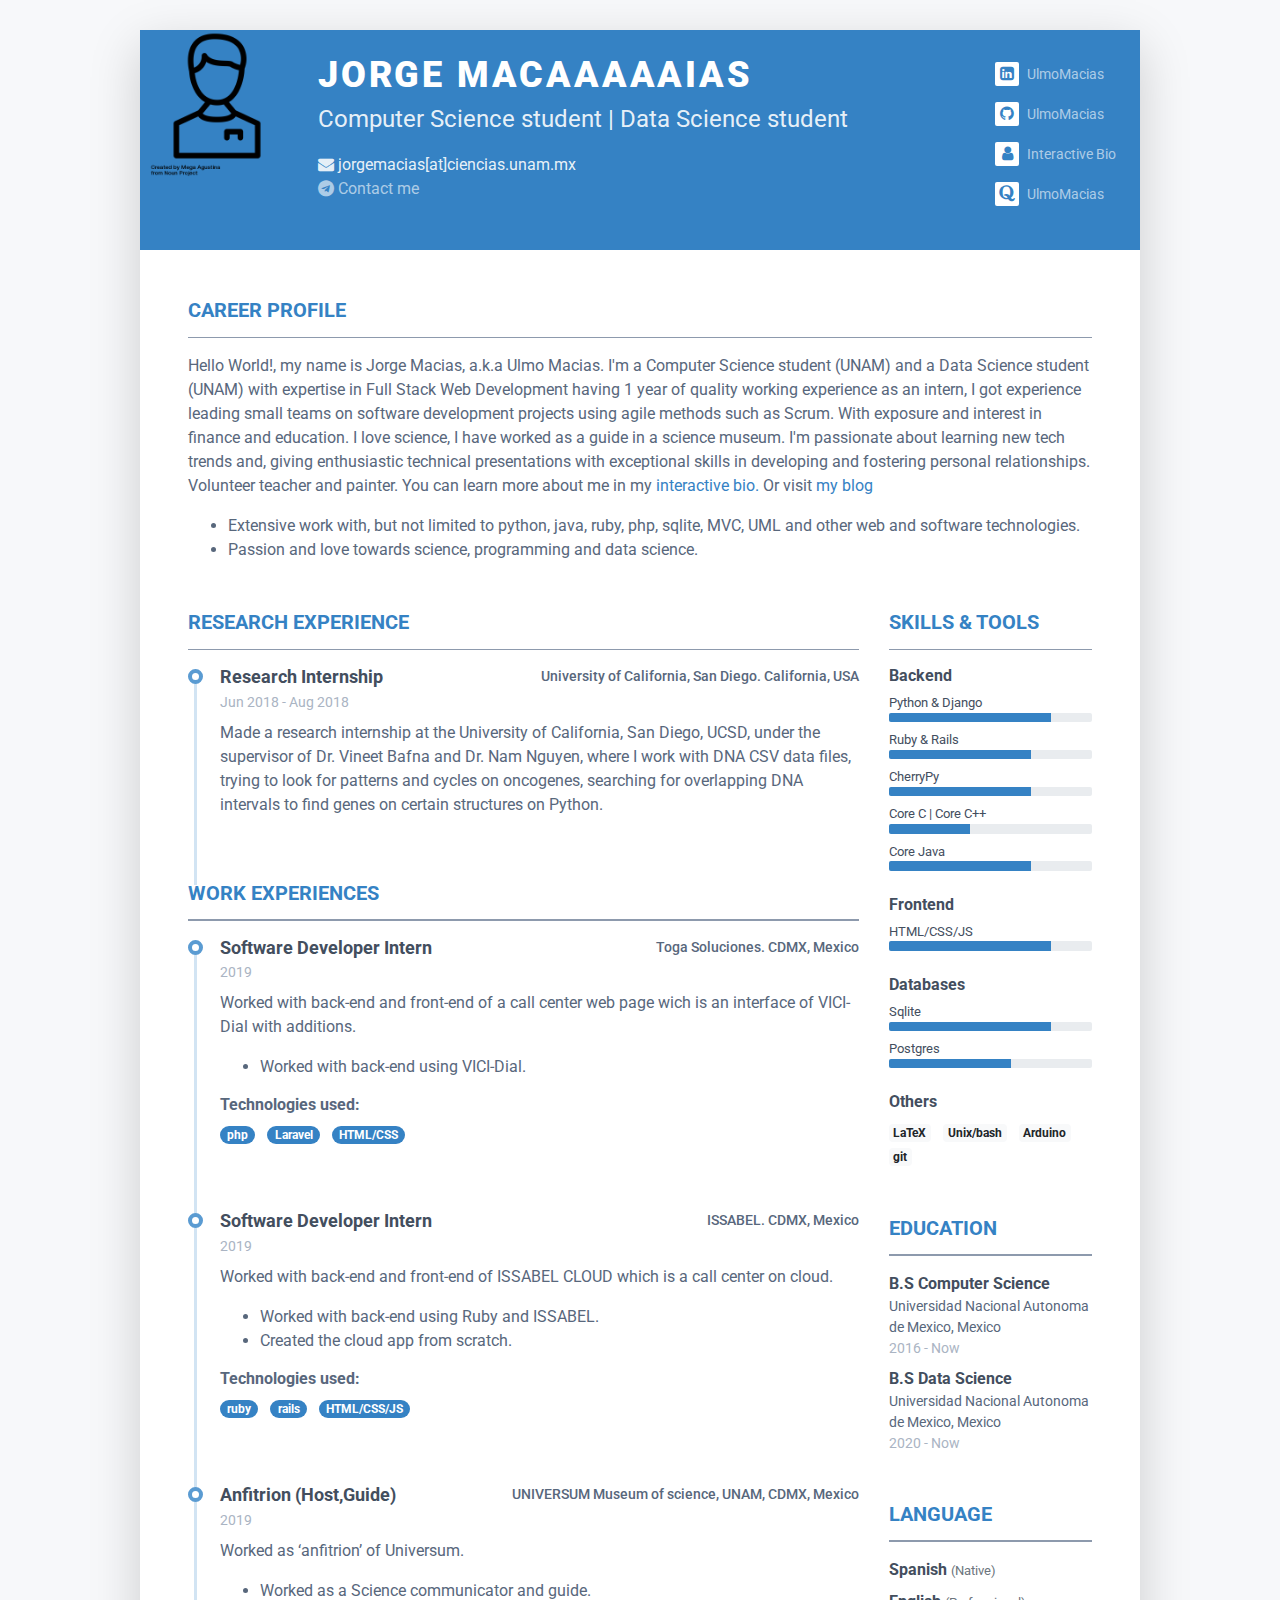
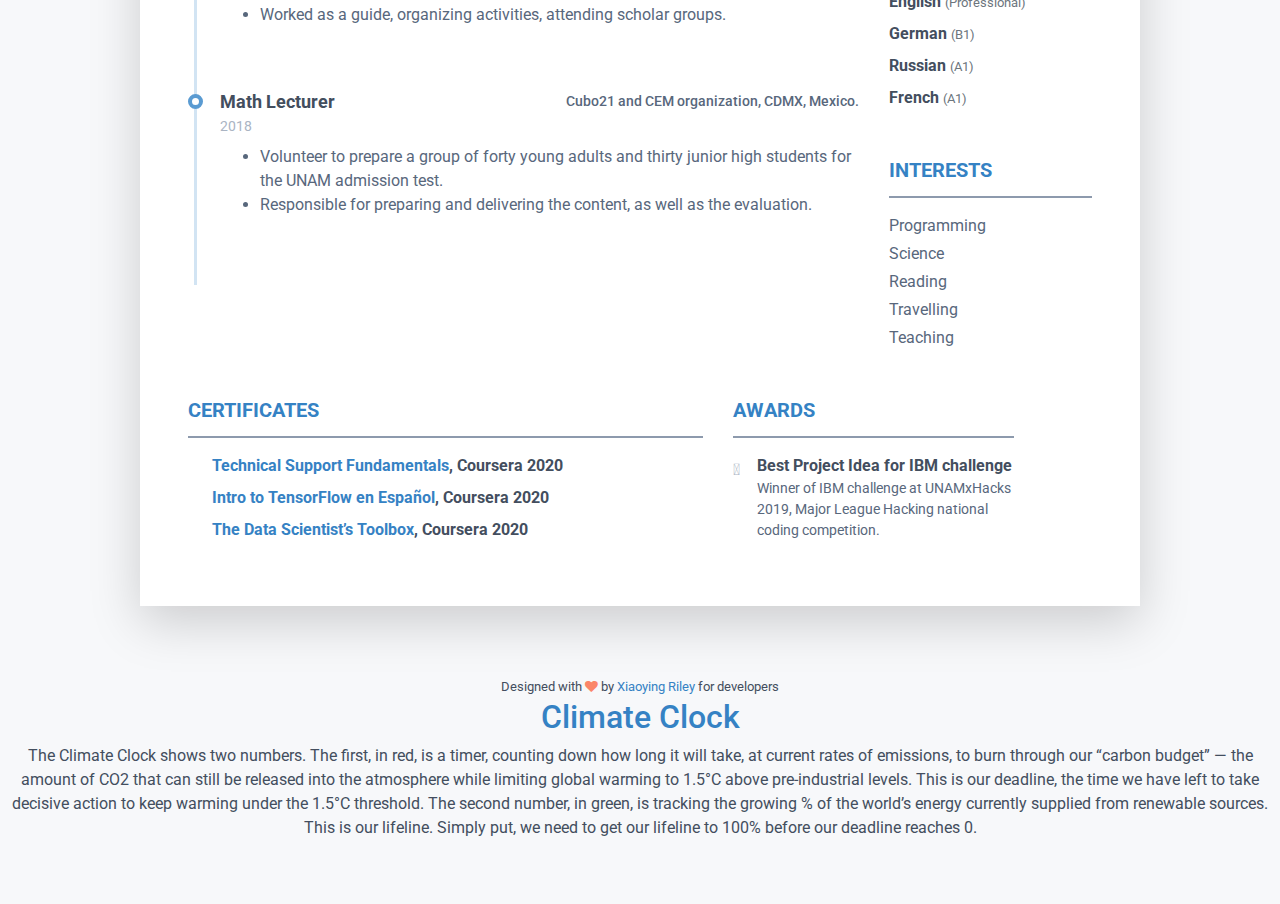
<file: index.html>
<!DOCTYPE html>
<html lang="en">

  <title>Jorge Macias | Personal CV</title>
    <!-- Meta -->
    <meta charset="utf-8">
    <meta http-equiv="X-UA-Compatible" content="IE=edge">
    <meta name="viewport" content="width=device-width, initial-scale=1.0">
    <meta name="description" content="Hello World!This is Jorge Macias a.k.a Ulmo Macias. This is my online CV.">
    <meta content='Ulmo Macias, Jorge Macias, computer science student, data science student, science spreader, science communicator.' name='keywords'/>
    <meta content='Ulmo Macias' name='author'/>
    <link rel="shortcut icon" href="media/bg/favicon.png">
    <link rel="stylesheet" href="https://cdnjs.cloudflare.com/ajax/libs/font-awesome/4.7.0/css/font-awesome.min.css">

    <!-- Google Font -->
    <link href="https://fonts.googleapis.com/css?family=Roboto:300,400,500,700,900" rel="stylesheet">


    <!-- Global CSS
    <link rel="stylesheet" href="/assets/plugins/bootstrap/css/bootstrap.min.css">
-->
    <!-- <link rel="stylesheet" href="assets/plugins/font-awesome/css/all.css"> -->

    <!-- Theme CSS -->
    <link id="theme-style" rel="stylesheet" href="assets/css/styles.css">

</head>

<body>
  <div class="wrapper">
    <div class="main-wrapper">
        <article class="resume-wrapper text-center position-relative">
	<div class="resume-wrapper-inner mx-auto text-left bg-white shadow-lg">
        <header class="resume-header pt-4 pt-md-0">
        <div class="media flex-column flex-md-row">
        <img class="mr-3 img-fluid picture mx-auto" style="width: 15.4%;height: auto;" src="assets/images/profile.png"  alt=>
            <div class="media-body p-4 d-flex flex-column flex-md-row mx-auto mx-lg-0">
                <div class="primary-info">
                    <h1 class="name mt-0 mb-1 text-white text-uppercase text-uppercase">Jorge Macaaaaaias</h1>
                    <div class="title mb-3">Computer Science student | Data Science student</div>
                    <ul class="list-unstyled">

                    <li><i class="fa fa-envelope" data-fa-transform="grow-3"></i> jorgemacias[at]ciencias.unam.mx</li>
                    <li><a href="https://t.me/ToaUltor"><i class="fa fa-telegram" aria-hidden="true"></i> Contact me</li>

                    </ul>
                </div><!--//primary-info-->
                <div class="secondary-info ml-md-auto mt-2">
                    <ul class="resume-social list-unstyled">

                    <li class="mb-3"><a href="https://linkedin.com/in/ulmo-macias"><span class="fa-container text-center    mr-2"><i class="fa fa-linkedin-square"></i></span>UlmoMacias</a></li>

                    <li class="mb-3"><a href="https://github.com/ulmomacias"><span class="fa-container text-center mr-2"><i     class="fa fa-github"></i></span>UlmoMacias</a></li>

                    <li class="mb-3"><a href="Bio.html"><span class="fa-container text-center mr-2"><i     class="fa fa-user"></i></span>Interactive Bio</a></li>

                    <li class="mb-3"><a href="https://es.quora.com/profile/Ulmo-Macias"><span class="fa-container    text-center mr-2"><i class="fa fa-quora"></i></span>UlmoMacias</a></li>

                        </ul>
                </div><!--//secondary-info-->

            </div><!--//media-body-->
        </div><!--//media-->
    </header>
		<div class="resume-body p-5">

<section class="resume-section summary-section mb-5">
    <h2 class="resume-section-title text-uppercase font-weight-bold pb-3 mb-3">Career Profile</h2>
    <div class="resume-section-content">
        <p>Hello World!, my name is Jorge Macias, a.k.a Ulmo Macias. I'm a Computer Science student (UNAM) and a Data Science student (UNAM) with expertise in Full Stack Web Development having 1 year of quality working experience as an intern, I got experience leading small teams on software development projects using agile methods such as Scrum. With exposure and interest in finance and education. I love science, I have worked as a guide in a science museum. I'm passionate about learning new tech trends and, giving enthusiastic technical presentations with exceptional skills in developing and fostering personal relationships. Volunteer teacher and painter.
            You can learn more about me in my <a href="https://ulmomacias.github.io/Bio.html#">interactive bio.</a> Or visit <a href="blog.html"> my blog </a></p>
        <ul>

            <li>Extensive work with, but not limited to python, java, ruby, php, sqlite, MVC, UML and other web and software technologies.</li>

            <li>Passion and love towards science, programming and data science.</li>

        </ul>
    </div>
</section>
			<div class="row">
				<div class="col-lg-9">

<section class="resume-section experience-section mb-3">
        <h2 class="resume-section-title text-uppercase font-weight-bold pb-3 mb-3">Research Experience</h2>
        <div class="resume-section-content">
            <div class="resume-timeline position-relative">
                <article class="resume-timeline-item position-relative pb-5">
                    <div class="resume-timeline-item-header mb-2">
                        <div class="d-flex flex-column flex-md-row">
                            <h3 class="resume-position-title font-weight-bold mb-1">Research Internship</h3>
                            <div class="resume-company-name ml-auto">University of California, San Diego. California, USA</div>
                        </div><!--//row-->
                        <div class="resume-position-time">Jun 2018 - Aug 2018</div>
                    </div><!--//resume-timeline-item-header-->
                    <div class="resume-timeline-item-desc">
                        <p>Made a research internship at the University of California, San Diego, UCSD, under the supervisor of Dr. Vineet Bafna and Dr. Nam Nguyen, where I work with DNA CSV data files, trying to look for patterns and cycles on oncogenes, searching for overlapping DNA intervals to find genes on certain structures on Python.</p>
                    </div><!--//resume-timeline-item-desc-->
                </article><!--//resume-timeline-item-->
            </div>
        </div>

        <h2 class="resume-section-title text-uppercase font-weight-bold pb-3 mb-3">Work Experiences</h2>
        <div class="resume-section-content">
            <div class="resume-timeline position-relative">

                <article class="resume-timeline-item position-relative pb-5">

                    <div class="resume-timeline-item-header mb-2">
                        <div class="d-flex flex-column flex-md-row">
                            <h3 class="resume-position-title font-weight-bold mb-1">Software Developer Intern</h3>
                            <div class="resume-company-name ml-auto">Toga Soluciones. CDMX, Mexico</div>
                        </div><!--//row-->
                        <div class="resume-position-time">2019</div>
                    </div><!--//resume-timeline-item-header-->
                    <div class="resume-timeline-item-desc">
                        <p>Worked with back-end and front-end of a call center web page wich is an interface of VICI-Dial with additions.</p>
                        <ul>

                            <li>Worked with back-end using VICI-Dial.</li>

                        </ul>
                        <h4 class="resume-timeline-item-desc-heading font-weight-bold">Technologies used:</h4>
                        <ul class="list-inline">

                            <li class="list-inline-item"><span class="badge badge-primary badge-pill">php</span></li>

                            <li class="list-inline-item"><span class="badge badge-primary badge-pill">Laravel</span></li>

                            <li class="list-inline-item"><span class="badge badge-primary badge-pill">HTML/CSS</span></li>

                        </ul>
                    </div><!--//resume-timeline-item-desc-->

                </article><!--//resume-timeline-item-->

                <article class="resume-timeline-item position-relative pb-5">

                    <div class="resume-timeline-item-header mb-2">
                        <div class="d-flex flex-column flex-md-row">
                            <h3 class="resume-position-title font-weight-bold mb-1">Software Developer Intern</h3>
                            <div class="resume-company-name ml-auto">ISSABEL. CDMX, Mexico</div>
                        </div><!--//row-->
                        <div class="resume-position-time">2019</div>
                    </div><!--//resume-timeline-item-header-->
                    <div class="resume-timeline-item-desc">
                        <p>Worked with back-end and front-end of ISSABEL CLOUD which is a call center on cloud.</p>
                        <ul>
                            <li>Worked with back-end using Ruby and ISSABEL.</li>

                            <li>Created the cloud app from scratch.</li>
                        </ul>
                        <h4 class="resume-timeline-item-desc-heading font-weight-bold">Technologies used:</h4>
                        <ul class="list-inline">

                            <li class="list-inline-item"><span class="badge badge-primary badge-pill">ruby</span></li>

                            <li class="list-inline-item"><span class="badge badge-primary badge-pill">rails</span></li>

                            <li class="list-inline-item"><span class="badge badge-primary badge-pill">HTML/CSS/JS</span></li>

                        </ul>
                    </div><!--//resume-timeline-item-desc-->

                </article><!--//resume-timeline-item-->

                <article class="resume-timeline-item position-relative pb-5">

                    <div class="resume-timeline-item-header mb-2">
                        <div class="d-flex flex-column flex-md-row">
                            <h3 class="resume-position-title font-weight-bold mb-1">Anfitrion (Host,Guide)</h3>
                            <div class="resume-company-name ml-auto">UNIVERSUM Museum of science, UNAM, CDMX, Mexico</div>
                        </div><!--//row-->
                        <div class="resume-position-time">2019</div>
                    </div><!--//resume-timeline-item-header-->
                    <div class="resume-timeline-item-desc">
                        <p>Worked as ‘anfitrion’ of Universum.</p>
                        <ul>

                            <li>Worked as a Science communicator and guide.</li>
                            <li>Worked as a guide, organizing activities, attending scholar groups.</li>

                        </ul>

                    </div><!--//resume-timeline-item-desc-->

                </article><!--//resume-timeline-item-->

                <article class="resume-timeline-item position-relative pb-5">

                    <div class="resume-timeline-item-header mb-2">
                        <div class="d-flex flex-column flex-md-row">
                            <h3 class="resume-position-title font-weight-bold mb-1">Math Lecturer</h3>
                            <div class="resume-company-name ml-auto">Cubo21 and CEM organization, CDMX, Mexico.</div>
                        </div><!--//row-->
                        <div class="resume-position-time">2018</div>
                    </div><!--//resume-timeline-item-header-->
                    <div class="resume-timeline-item-desc">
                        <ul>

                            <li>Volunteer to prepare a group of forty young adults and thirty junior high students for the UNAM admission test.</li>

                            <li>Responsible for preparing and delivering the content, as well as the evaluation.</li>

                        </ul>

                    </div><!--//resume-timeline-item-desc-->

                </article><!--//resume-timeline-item-->

            </div><!--//resume-timeline-->
        </div>
    </section><!--//experience-section-->
				</div>
				<div class="col-lg-3">

<section class="resume-section skills-section mb-5">
        <h2 class="resume-section-title text-uppercase font-weight-bold pb-3 mb-3">Skills &amp; Tools</h2>
        <div class="resume-section-content">
            <div class="resume-skill-item">
                <h4 class="resume-skills-cat font-weight-bold">Backend</h4>
                <ul class="list-unstyled mb-4">

                    <li class="mb-2">
                        <div class="resume-skill-name">Python & Django</div>
                        <div class="progress resume-progress">
                            <div class="progress-bar theme-progress-bar-dark" role="progressbar" style="width: 80%" aria-valuenow="25" aria-valuemin="0" aria-valuemax="100"></div>
                        </div>
                    </li>

                    <li class="mb-2">
                        <div class="resume-skill-name">Ruby & Rails</div>
                        <div class="progress resume-progress">
                            <div class="progress-bar theme-progress-bar-dark" role="progressbar" style="width: 70%" aria-valuenow="25" aria-valuemin="0" aria-valuemax="100"></div>
                        </div>
                    </li>

                    <li class="mb-2">
                        <div class="resume-skill-name">CherryPy</div>
                        <div class="progress resume-progress">
                            <div class="progress-bar theme-progress-bar-dark" role="progressbar" style="width: 70%" aria-valuenow="25" aria-valuemin="0" aria-valuemax="100"></div>
                        </div>
                    </li>

                    <li class="mb-2">
                        <div class="resume-skill-name">Core C | Core C++ </div>
                        <div class="progress resume-progress">
                            <div class="progress-bar theme-progress-bar-dark" role="progressbar" style="width: 40%" aria-valuenow="25" aria-valuemin="0" aria-valuemax="100"></div>
                        </div>
                    </li>


                    <li class="mb-2">
                        <div class="resume-skill-name">Core Java</div>
                        <div class="progress resume-progress">
                            <div class="progress-bar theme-progress-bar-dark" role="progressbar" style="width: 70%" aria-valuenow="25" aria-valuemin="0" aria-valuemax="100"></div>
                        </div>
                    </li>

                </ul>
            </div><!--//resume-skill-item-->

            <div class="resume-skill-item">
                <h4 class="resume-skills-cat font-weight-bold">Frontend</h4>
                <ul class="list-unstyled mb-4">

                    <li class="mb-2">
                        <div class="resume-skill-name">HTML/CSS/JS</div>
                        <div class="progress resume-progress">
                            <div class="progress-bar theme-progress-bar-dark" role="progressbar" style="width: 80%" aria-valuenow="25" aria-valuemin="0" aria-valuemax="100"></div>
                        </div>
                    </li>

                </ul>
            </div><!--//resume-skill-item-->

            <div class="resume-skill-item">
                <h4 class="resume-skills-cat font-weight-bold">Databases</h4>
                <ul class="list-unstyled mb-4">

                    <li class="mb-2">
                        <div class="resume-skill-name">Sqlite</div>
                        <div class="progress resume-progress">
                            <div class="progress-bar theme-progress-bar-dark" role="progressbar" style="width: 80%" aria-valuenow="25" aria-valuemin="0" aria-valuemax="100"></div>
                        </div>
                    </li>

                    <li class="mb-2">
                        <div class="resume-skill-name">Postgres</div>
                        <div class="progress resume-progress">
                            <div class="progress-bar theme-progress-bar-dark" role="progressbar" style="width: 60%" aria-valuenow="25" aria-valuemin="0" aria-valuemax="100"></div>
                        </div>
                    </li>


                </ul>
            </div><!--//resume-skill-item-->



            <div class="resume-skill-item">
                <h4 class="resume-skills-cat font-weight-bold">Others</h4>
                <ul class="list-inline">

                    <li class="list-inline-item"><span class="badge badge-light">LaTeX</span></li>

                    <li class="list-inline-item"><span class="badge badge-light">Unix/bash</span></li>

                    <li class="list-inline-item"><span class="badge badge-light">Arduino</span></li>

                    <li class="list-inline-item"><span class="badge badge-light">git</span></li>

                </ul>
            </div><!--//resume-skill-item-->
        </div><!--resume-section-content-->
    </section><!--//skills-section-->

<section class="resume-section education-section mb-5">
    <h2 class="resume-section-title text-uppercase font-weight-bold pb-3 mb-3">Education</h2>
    <div class="resume-section-content">
        <ul class="list-unstyled">

            <li class="mb-2">
                <div class="resume-degree font-weight-bold">B.S Computer Science</div>
                <div class="resume-degree-org">Universidad Nacional Autonoma de Mexico, Mexico</div>
                <div class="resume-degree-time">2016 - Now</div>
            </li>

            <li class="mb-2">
                <div class="resume-degree font-weight-bold">B.S Data Science</div>
                <div class="resume-degree-org">Universidad Nacional Autonoma de Mexico, Mexico</div>
                <div class="resume-degree-time">2020 - Now</div>
            </li>



        </ul>
    </div>
</section><!--//education-section-->

<section class="resume-section language-section mb-5">
    <h2 class="resume-section-title text-uppercase font-weight-bold pb-3 mb-3">Language</h2>
    <div class="resume-section-content">
        <ul class="list-unstyled resume-lang-list">

            <li class="mb-2"><span class="resume-lang-name font-weight-bold">Spanish</span> <small class="text-muted font-weight-normal">(Native)</small></li>

            <li class="mb-2"><span class="resume-lang-name font-weight-bold">English</span> <small class="text-muted font-weight-normal">(Professional)</small></li>

            <li class="mb-2"><span class="resume-lang-name font-weight-bold">German</span> <small class="text-muted font-weight-normal">(B1)</small></li>

            <li class="mb-2"><span class="resume-lang-name font-weight-bold">Russian</span> <small class="text-muted font-weight-normal">(A1)</small></li>

            <li class="mb-2"><span class="resume-lang-name font-weight-bold">French</span> <small class="text-muted font-weight-normal">(A1)</small></li>

        </ul>
    </div>
</section><!--//language-section-->

<section class="resume-section interests-section mb-5">
    <h2 class="resume-section-title text-uppercase font-weight-bold pb-3 mb-3">Interests</h2>
    <div class="resume-section-content">
        <ul class="list-unstyled">

            <li class="mb-1">Programming</li>
            <li class="mb-1">Science</li>
            <li class="mb-1">Reading</li>
            <li class="mb-1">Travelling</li>
            <li class="mb-1">Teaching</li>

        </ul>
    </div>
</section><!--//interests-section-->
				</div>
			</div><!--//row-->
			<div class="row">
					<div class="col-lg-7">

<section class="resume-section reference-section mb-3">
    <h2 class="resume-section-title text-uppercase font-weight-bold pb-3 mb-3">Certificates</h2>
    <div class="resume-section-content">
        <ul class="list-unstyled resume-awards-list">

            <li class="mb-2 pl-4 position-relative">
                <i class="resume-award-icon fa-newspaper fas position-absolute" data-fa-transform="shrink-2"></i>
                <div class="resume-award-name"><a href="https://www.coursera.org/account/accomplishments/certificate/TTTMHMYXNDZB">Technical Support Fundamentals</a>, Coursera 2020</div>

                <div class="resume-award-desc"></div>
            </li>

            <li class="mb-2 pl-4 position-relative">
                <i class="resume-award-icon fa-newspaper fas position-absolute" data-fa-transform="shrink-2"></i>
                <div class="resume-award-name"><a href="https://www.coursera.org/account/accomplishments/certificate/B5W865VK34KX">Intro to TensorFlow en Español</a>, Coursera 2020</div>

                <div class="resume-award-desc"></div>
            </li>

            <li class="mb-2 pl-4 position-relative">
                <i class="resume-award-icon fa-newspaper fas position-absolute" data-fa-transform="shrink-2"></i>
                <div class="resume-award-name"><a href="https://www.coursera.org/account/accomplishments/certificate/2EXN32LGAK72">The Data Scientist’s Toolbox</a>, Coursera 2020</div>

                <div class="resume-award-desc"></div>
            </li>



        </ul>
    </div>
</section><!--//awards-section-->
					</div>
					<div class="col-lg-4">

<section class="resume-section reference-section mb-3">
    <h2 class="resume-section-title text-uppercase font-weight-bold pb-3 mb-3">Awards</h2>
    <div class="resume-section-content">
        <ul class="list-unstyled resume-awards-list">

            <li class="mb-2 pl-4 position-relative">
                <i class="resume-award-icon fas fa-trophy position-absolute" data-fa-transform="shrink-2"></i>
                <div class="resume-award-name">Best Project Idea for IBM challenge</div>
                <div class="resume-award-desc">Winner of IBM challenge at UNAMxHacks 2019, Major League Hacking national coding competition.</div>
            </li>

        </ul>
    </div>
</section><!--//awards-section-->
					</div>
				</div><!--//row-->
		</div><!--//resume-body-->
	</div>
</article>

    </div>
  </div>

  <footer class="footer text-center pt-2 pb-5">
	  <small class="copyright">Designed with <i class="fa fa-heart"></i> by <a href="http://themes.3rdwavemedia.com" target="_blank">Xiaoying Riley</a> for developers</small>
	  <!--/* This template is released under the Creative Commons Attribution 3.0 License. Please keep the attribution link below when using for your own project. Thank you for your support. :) If you'd like to use the template without the attribution, you can buy the commercial license via our website: themes.3rdwavemedia.com */-->

	  <div class="wrapper">
		  <div class="main-wrapper">
			  <h2> <a href="https://climateclock.world"> Climate Clock </a> </h2>
			  <p> The Climate Clock shows two numbers. The first, in red, is a timer, counting down how long it will take,
				  at current rates of emissions, to burn through our “carbon budget” — the amount of CO2 that can still be released
				  into the atmosphere while limiting global warming to 1.5°C above pre-industrial levels. This is our deadline, the
				  time we have left to take decisive action to keep warming under the 1.5°C threshold. The second number, in green,
				  is tracking the growing % of the world’s energy currently supplied from renewable sources. This is our lifeline.
				  Simply put, we need to get our lifeline to 100% before our deadline reaches 0. </p>
			  <script src="https://climateclock.world/widget-v2.js" async></script>
		  <climate-clock /> </div>

	</div>
  </footer>

</body>

</html>
</file>
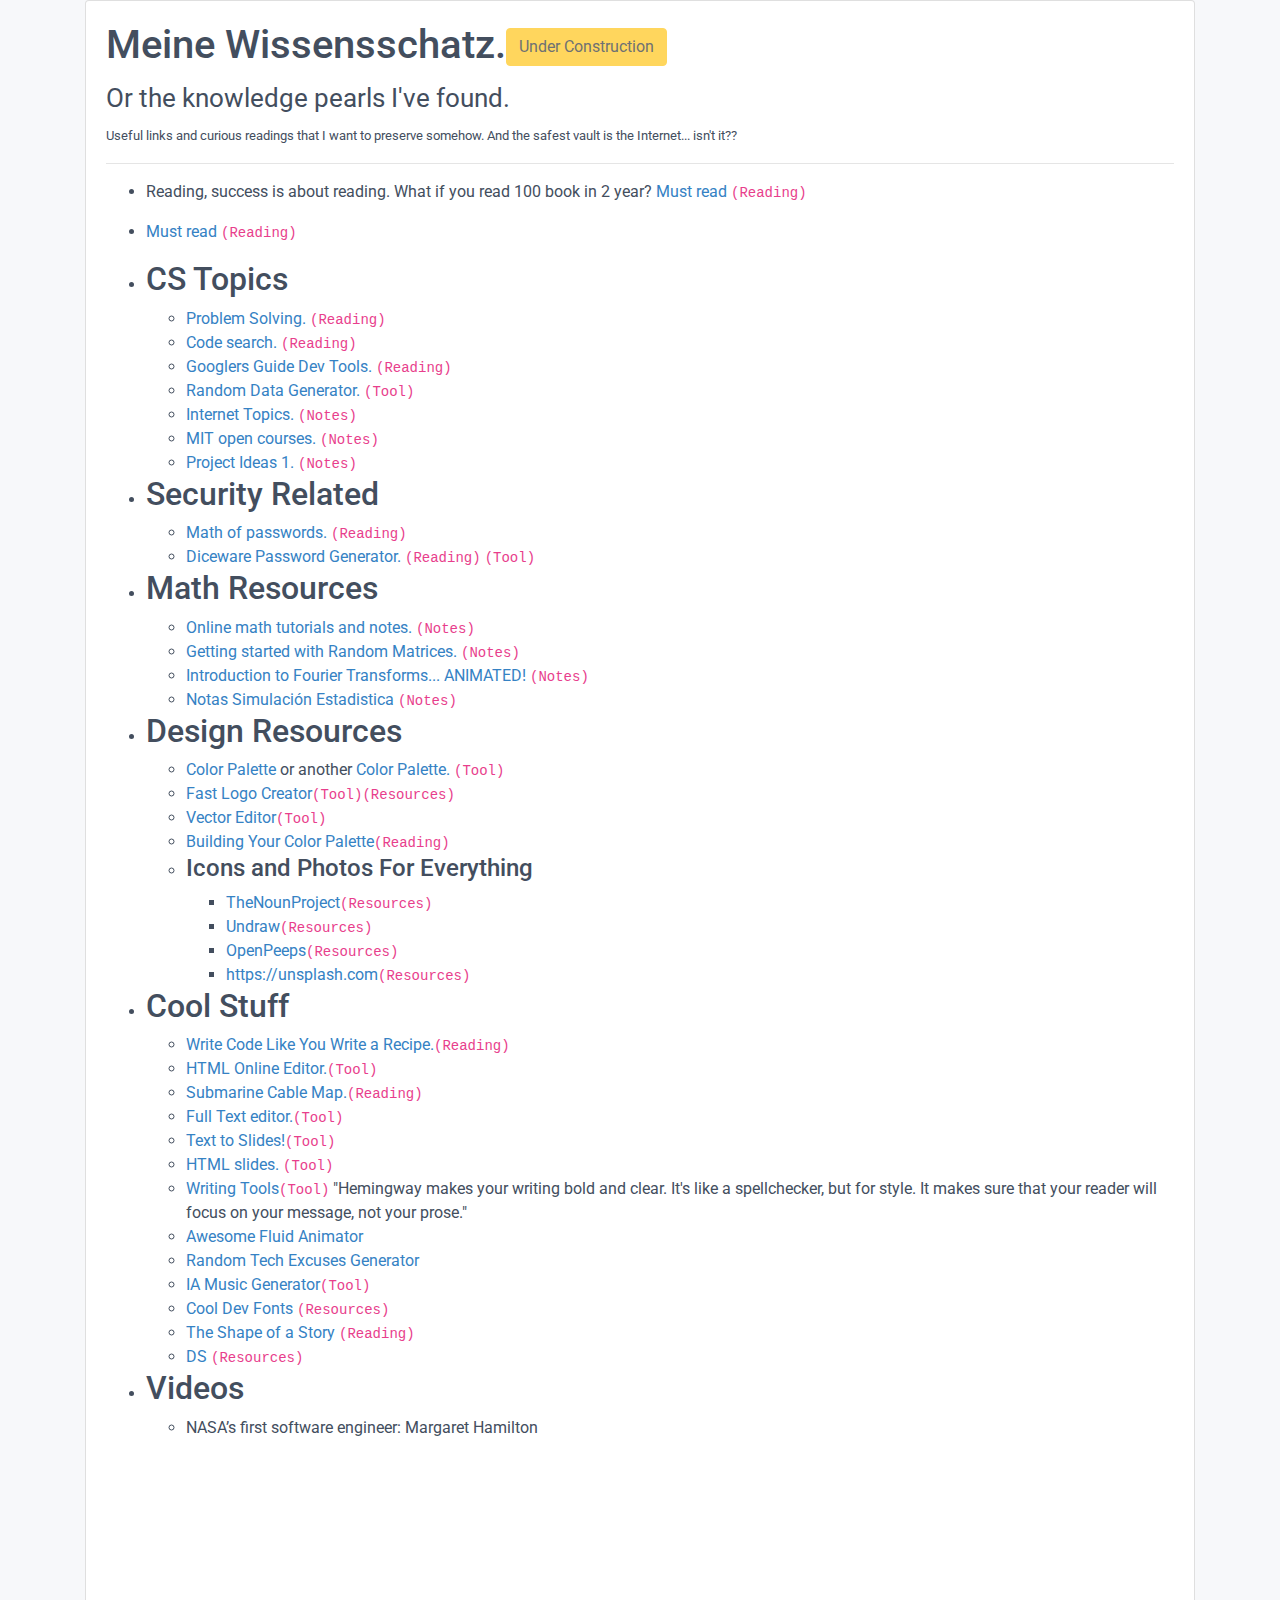
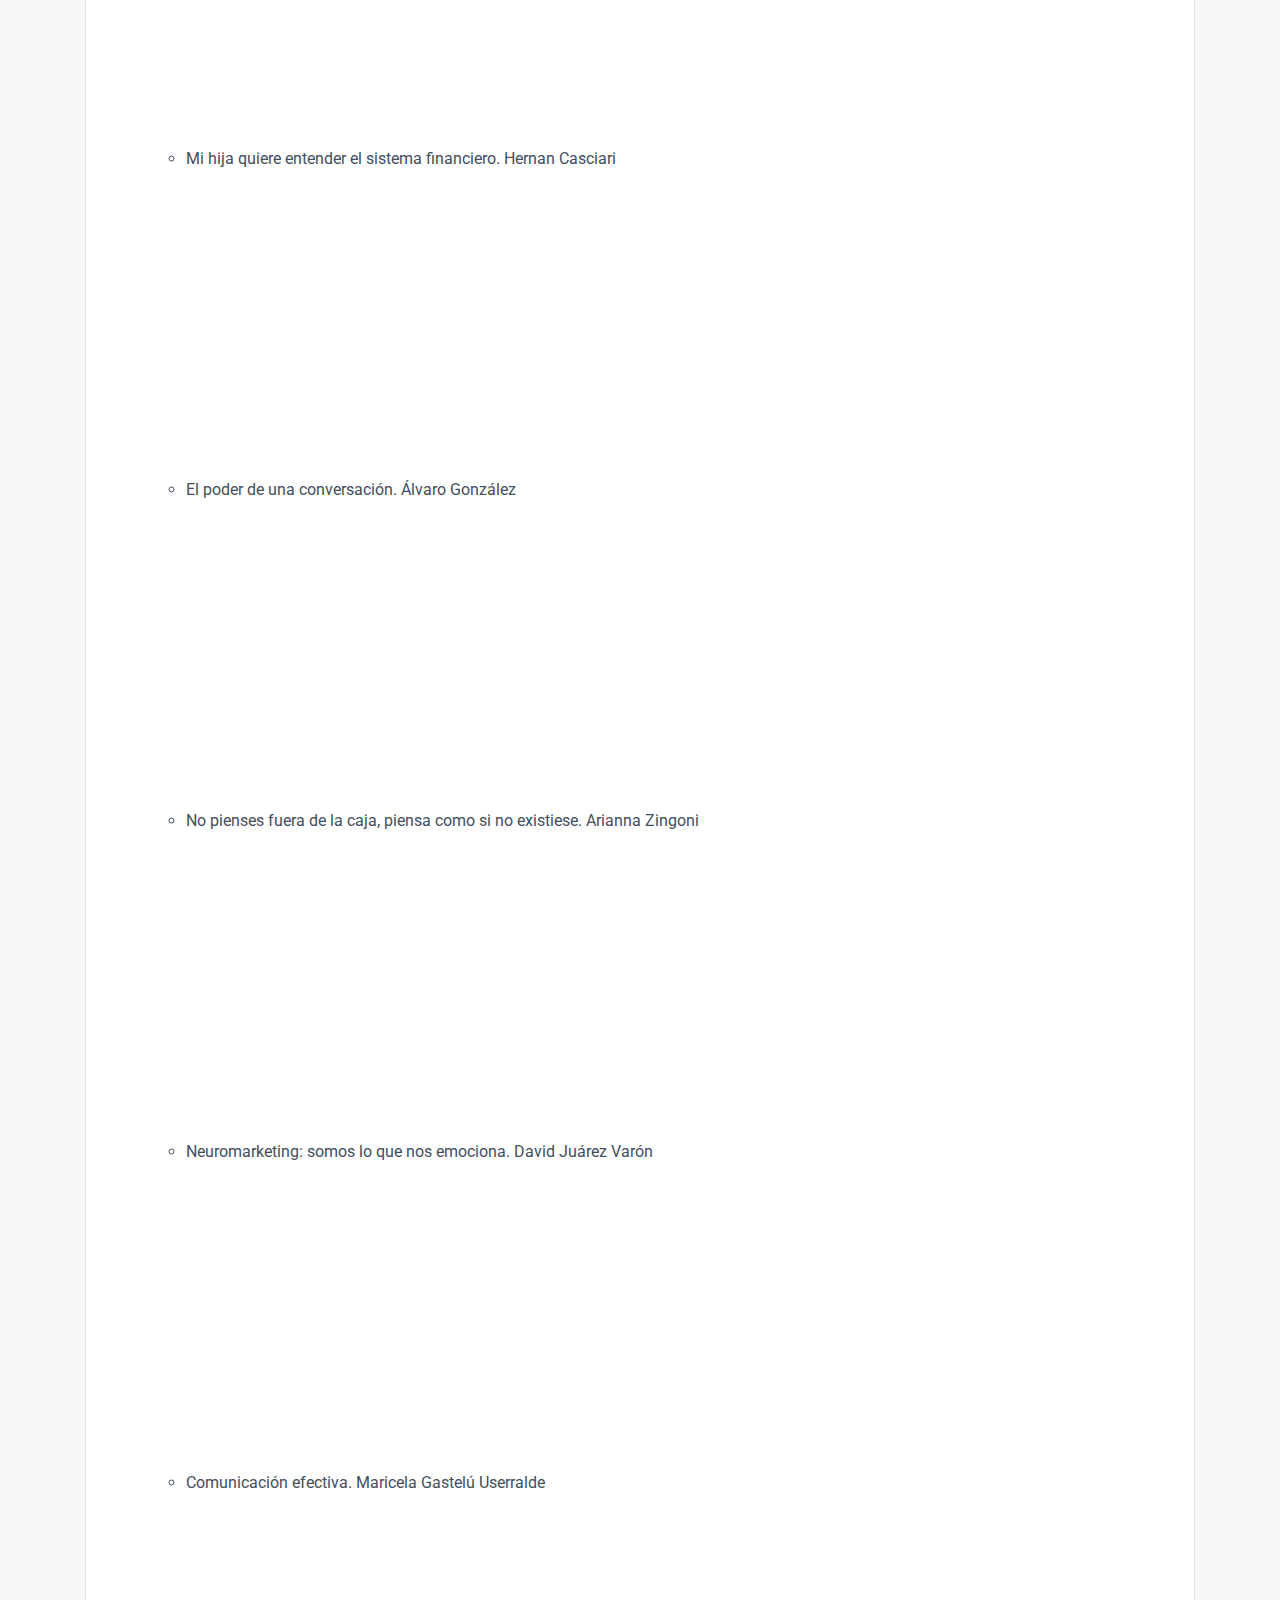
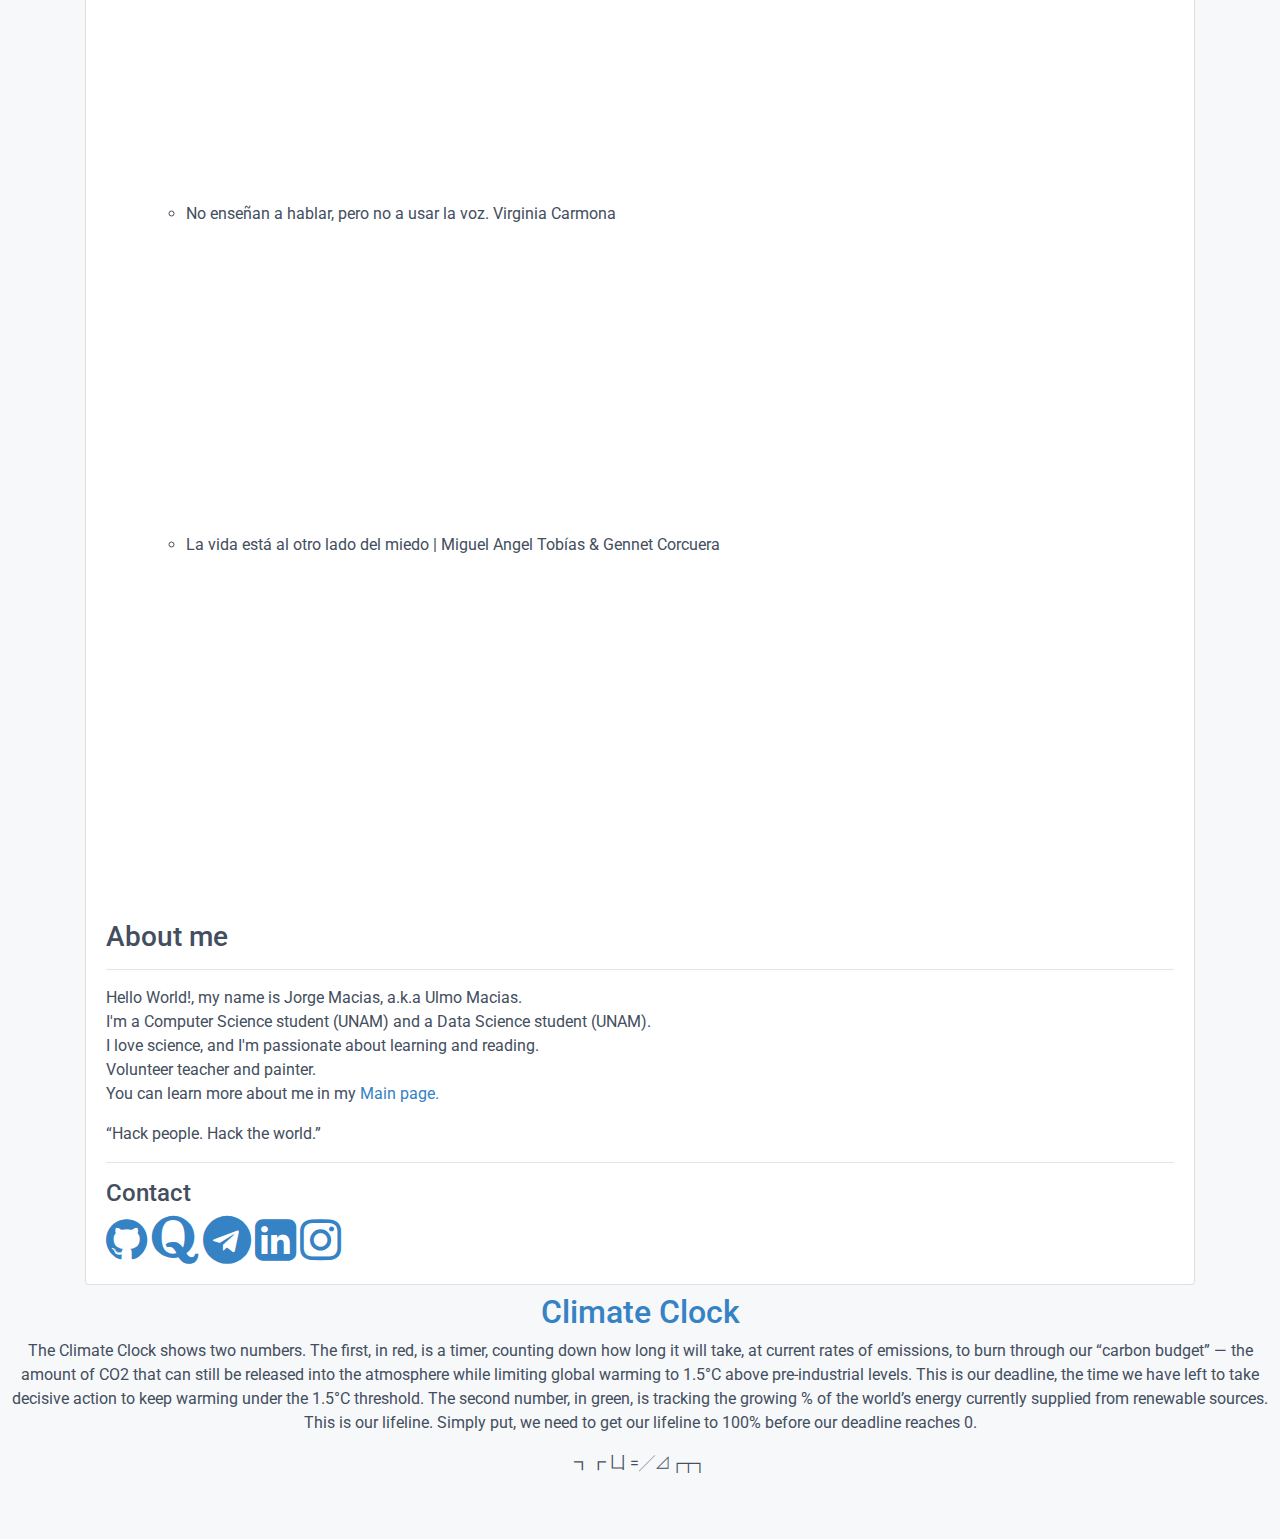
<file: blog.html>
<!DOCTYPE html>
<html lang="en">
<head>
  <title>Jorge Macias | Personal CV</title>
    <!-- Meta -->
    <meta charset="utf-8">
    <meta http-equiv="X-UA-Compatible" content="IE=edge">
    <meta name="viewport" content="width=device-width, initial-scale=1.0">
    <meta name="description" content="Hello World!This is Jorge Macias a.k.a Ulmo Macias. This is my blog.">
    <meta content='Ulmo Macias, Jorge Macias, computer science student, data science student, science spreader, science communicator.' name='keywords'/>
    <meta content='Ulmo Macias' name='author'/>
    <link rel="shortcut icon" href="media/bg/favicon.png">
    <link rel="stylesheet" href="https://cdnjs.cloudflare.com/ajax/libs/font-awesome/4.7.0/css/font-awesome.min.css">

    <!-- Google Font -->
    <link href="https://fonts.googleapis.com/css?family=Roboto:300,400,500,700,900" rel="stylesheet">


    <!-- Global CSS
    <link rel="stylesheet" href="/assets/plugins/bootstrap/css/bootstrap.min.css">
-->
    <!-- <link rel="stylesheet" href="assets/plugins/font-awesome/css/all.css"> -->

    <!-- Theme CSS -->
    <link id="theme-style" rel="stylesheet" href="assets/css/styles.css">

</head>

<body>
    <div class="wrapper">
        <div class="main-wrapper">
            <div class="container">
                <div class="card">
                    <div class="card-body">

                        <h1> Meine Wissensschatz.<button type="button" class="btn btn-warning disabled">Under Construction</button> </h2>
                        <h2><small> Or the knowledge pearls I've found.</small> </h2>
                        <small> Useful links and curious readings that I want to preserve somehow. And the safest vault is the Internet... isn't it?? </small>
                        <hr>

                        <ul>
                            <li> <p>Reading, success is about reading. What if you read 100 book in 2 year?
                                <a href="https://durmonski.com/private/reading-100-books/">Must read</a> <code>(Reading)</code> <br>
                            </li>
                            <li>
                                <a href="https://bigthink.com/personal-growth/do-i-own-too-many-books">Must read</a> <code>(Reading)</code> </p>
                            </li>
                            <li> <h2>CS Topics</h2> </li>
                            <ul>
                                <li>
                                    <a href="https://denvaar.github.io/articles/problem_solving_example.html">Problem Solving. </a> <code>(Reading)</code>
                                </li>
                                <li>
                                    <a href="https://developers.google.com/code-search"> Code search. </a> <code>(Reading)</code>
                                </li>
                                <li>
                                    <a href="https://about.sourcegraph.com/blog/ex-googler-guide-dev-tools/"> Googlers Guide Dev Tools. </a> <code>(Reading)</code>
                                </li>
                                <li>
                                    <a href="https://www.mockaroo.com">Random Data Generator. </a> <code>(Tool)</code>
                                </li>
                                <li>
                                    <a href="https://www.freesoft.org/CIE/Topics/index.htm"> Internet Topics. </a> <code>(Notes)</code>
                                </li>
                                <li>
                                    <a href="http://courses.csail.mit.edu"> MIT open courses. </a> <code>(Notes)</code>
                                </li>
                                <li>
                                    <a href="https://samsquire.github.io/ideas/"> Project Ideas 1. </a> <code>(Notes)</code>
                                </li>

                            </ul>

                            <li> <h2>Security Related</h2> </li>
                            <ul>
                                <li>
                                    <a href="https://fusionauth.io/learn/expert-advice/security/math-of-password-hashing-algorithms-entropy/">
                                        Math of passwords. </a><code>(Reading)</code>
                                </li>
                                <li>
                                    <a href="https://theworld.com/~reinhold/diceware.html">
                                        Diceware Password Generator. </a><code>(Reading)</code> <code>(Tool)</code>
                                </li>

                            </ul>


                            <li> <h2>Math Resources</h2> </li>
                            <ul>
                                <li>
                                    <a href="https://tutorial.math.lamar.edu"> Online math tutorials and notes. </a><code>(Notes)</code>
                                </li>
                                <li>
                                    <a href="https://medium.com/cantors-paradise/getting-started-with-random-matrices-a-step-by-step-guide-81e5902384e">
                                        Getting started with Random Matrices. </a><code>(Notes)</code>
                                </li>
                                <li>
                                    <a href="http://www.jezzamon.com/fourier/index.html"> Introduction to Fourier Transforms... ANIMATED! </a><code>(Notes)</code>
                                </li>
                                <li>
                                    <a href="https://rubenfcasal.github.io/simbook/index.html"> Notas Simulación Estadistica </a><code>(Notes)</code>
                                </li>
                            </ul>

                            <li> <h2>Design Resources</h2> </li>
                            <ul>
                                <li>
                                    <a href="https://coolors.co"> Color Palette </a> or another
                                    <a href="https://learnui.design/tools/data-color-picker.html#palette">  Color Palette. </a><code>(Tool)</code>
                                </li>
                                <li>
                                    <a href="https://hatchful.shopify.com/es/">Fast Logo Creator</a><code>(Tool)</code><code>(Resources)</code>
                                </li>
                                <li>
                                    <a href="https://vectr.com">Vector Editor</a><code>(Tool)</code>
                                </li>
                                <li>
                                    <a href="https://refactoringui.com/previews/building-your-color-palette/">Building Your Color Palette</a><code>(Reading)</code>
                                </li>
                                <li>
                                    <h4>Icons and Photos For Everything</h4>
                                    <ul>
                                        <li>
                                            <a href="https://thenounproject.com">TheNounProject</a><code>(Resources)</code>
                                        </li>
                                        <li>
                                            <a href="https://undraw.co/illustrations">Undraw</a><code>(Resources)</code>
                                        </li>
                                        <li>
                                            <a href="https://www.openpeeps.com">OpenPeeps</a><code>(Resources)</code>
                                        </li>
                                        <li>
                                            <a href="https://unsplash.com">https://unsplash.com</a><code>(Resources)</code>
                                        </li>
                                    </ul>
                                </li>
                            </ul>



                            <li> <h2>Cool Stuff</h2> </li>
                            <ul>
                                <li>
                                    <a href="https://ahungry.com/blog/2020-11-17-Write-Code-Like-You-Write-a-Recipe.html ">
                                         Write Code Like You Write a Recipe.</a><code>(Reading)</code>
                                </li>
                                <li>
                                    <a href="https://htmledit.squarefree.com"> HTML Online Editor.</a><code>(Tool)</code>
                                </li>
                                <li>
                                    <a href="https://www.submarinecablemap.com/#/"> Submarine Cable Map.</a><code>(Reading)</code>
                                </li>
                                <li>
                                    <a href="https://www.brow.sh/"> Full Text editor.</a><code>(Tool)</code>
                                </li>
                                <li>
                                    <a href="https://play.presenta.cc"> Text to Slides!</a><code>(Tool)</code>
                                </li>
                                <li>
                                    <a href="https://slides.com">HTML slides. </a><code>(Tool)</code>
                                </li>
                                <li>
                                    <a href="http://www.hemingwayapp.com">Writing Tools</a><code>(Tool)</code>
                                    "Hemingway makes your writing bold and clear. It's like a spellchecker,
                                    but for style. It makes sure that your reader will focus on your message, not your prose."
                                </li>

                                <li>
                                    <a href="https://paveldogreat.github.io/WebGL-Fluid-Simulation/">Awesome Fluid Animator</a>
                                </li>
                                <li>
                                    <a href="http://pages.cs.wisc.edu/~ballard/bofh/bofhserver.pl">Random Tech Excuses Generator</a>
                                </li>
                                <li>
                                    <a href="https://www.gnoosic.com">IA Music Generator</a><code>(Tool)</code>
                                </li>
                                <li>
                                    <a href="https://devfonts.gafi.dev">Cool Dev Fonts </a><code>(Resources)</code>
                                </li>
                                <li>
                                    <a href="https://math.vanderbilt.edu/schectex/commerrs/">The Shape of a Story  </a><code>(Reading)</code>
                                </li>
                                <li>
                                    <a href="https://cloud.blobcity.com/#/ps/explore">DS </a><code>(Resources)</code>
                                </li>

                            </ul>

                            <li> <h2 >Videos</h2>
                                <ul>
                                    <li>
                                        NASA’s first software engineer: Margaret Hamilton <br>
                                        <iframe width="400px" height="300px" src="https://www.youtube.com/embed/kYCZPXSVvOQ"
                                            frameborder="0" allow="accelerometer; autoplay; clipboard-write; encrypted-media; gyroscope; picture-in-picture"
                                            allowfullscreen></iframe>
                                    </li>
                                    <li>
                                        Mi hija quiere entender el sistema financiero. Hernan Casciari<br>
                                        <iframe width="400px" height="300px" src="https://www.youtube.com/embed/HLIJkmy3vy8"
                                            frameborder="0" allow="accelerometer; autoplay; clipboard-write; encrypted-media; gyroscope; picture-in-picture"
                                            allowfullscreen></iframe>

                                    </li>
                                    <li>
                                        El poder de una conversación. Álvaro González <br>
                                        <iframe width="400px" height="300px" src="https://www.youtube.com/embed/aQ-IeBfQwGM?list=FLAYQnxi4vCWNL2dQRobuNVw"
                                            frameborder="0" allow="accelerometer; autoplay; clipboard-write; encrypted-media; gyroscope; picture-in-picture"
                                            allowfullscreen></iframe>

                                    </li>
                                    <li>
                                        No pienses fuera de la caja, piensa como si no existiese. Arianna Zingoni <br>
                                        <iframe width="400px" height="300px" src="https://www.youtube.com/embed/EP6nAHg3-Rg?list=WL"
                                            frameborder="0" allow="accelerometer; autoplay; clipboard-write; encrypted-media; gyroscope; picture-in-picture"
                                            allowfullscreen></iframe>

                                    </li>
                                    <li>
                                        Neuromarketing: somos lo que nos emociona. David Juárez Varón <br>
                                        <iframe width="400px" height="300px" src="https://www.youtube.com/embed/tIAQtN8xer0?list=WL"
                                            frameborder="0" allow="accelerometer; autoplay; clipboard-write; encrypted-media; gyroscope; picture-in-picture"
                                            allowfullscreen></iframe>

                                    </li>

                                    <li>
                                        Comunicación efectiva. Maricela Gastelú Userralde <br>
                                        <iframe width="400px" height="300px" src="https://www.youtube.com/embed/uwXUJ0quTlg?list=WL" frameborder="0" allow="accelerometer; autoplay; clipboard-write; encrypted-media; gyroscope; picture-in-picture" allowfullscreen></iframe>
                                    </li>
                                    <li>
                                        No enseñan a hablar, pero no a usar la voz. Virginia Carmona <br>
                                        <iframe width="400px" height="300px" src="https://www.youtube.com/embed/5s0Hw3qn5X4?list=WL" frameborder="0" allow="accelerometer; autoplay; clipboard-write; encrypted-media; gyroscope; picture-in-picture" allowfullscreen></iframe>
                                    </li>
                                    <li>
                                        La vida está al otro lado del miedo | Miguel Angel Tobías & Gennet Corcuera <br>
                                        <iframe width="400px" height="300px" src="https://www.youtube.com/embed/nmrRJammHqs?list=WL" frameborder="0" allow="accelerometer; autoplay; clipboard-write; encrypted-media; gyroscope; picture-in-picture" allowfullscreen></iframe>
                                    </li>
                                </ul>
                            </li>
                        </ul>


                    </div>
                    <div class="card-body">
                        <h3>About me</h3>
                        <hr>
                        <p>Hello World!, my name is Jorge Macias, a.k.a Ulmo Macias. <br>
                            I'm a Computer Science student (UNAM) and a Data Science student (UNAM). <br>
                            I love science, and I'm passionate about learning and reading.<br>
                            Volunteer teacher and painter.<br>
                            You can learn more about me in my <a href="https://ulmomacias.github.io">Main page.</a></p>
                        <q>Hack people. Hack the world.</q>
                        <hr>
                        <h4>Contact</h4>
                        <a href="https://github.com/UlmoMacias/">
                            <i class="fa fa-github fa-3x" aria-hidden="true"></i>
                        </a>

                        <a href="https://es.quora.com/profile/Ulmo-Macias">
                            <i class="fa fa-quora  fa-3x" aria-hidden="true"></i>
                        </a>

                        <a href="https://t.me/ToaUltor">
                            <i class="fa fa-telegram  fa-3x" aria-hidden="true"></i>
                        </a>
                        <a href="https://linkedin.com/in/ulmo-macias/">
                            <i class="fa fa-linkedin-square  fa-3x" aria-hidden="true"></i>

                        </a>
                        <a href="https://www.instagram.com/ulmomacias/">
                            <i class="fa fa-instagram  fa-3x" aria-hidden="true"></i>
                        </a>

                    </div>
                </div>
            </div>
        </div>
    </div>

    <footer class="footer text-center pt-2 pb-5">

        <div class="wrapper">
            <div class="main-wrapper">
                <h2> <a href="https://climateclock.world"> Climate Clock </a> </h2>
                <p> The Climate Clock shows two numbers. The first, in red, is a timer, counting down how long it will take,
                    at current rates of emissions, to burn through our “carbon budget” — the amount of CO2 that can still be released
                    into the atmosphere while limiting global warming to 1.5°C above pre-industrial levels. This is our deadline, the
                    time we have left to take decisive action to keep warming under the 1.5°C threshold. The second number, in green,
                    is tracking the growing % of the world’s energy currently supplied from renewable sources. This is our lifeline.
                    Simply put, we need to get our lifeline to 100% before our deadline reaches 0. </p>
                <script src="https://climateclock.world/widget-v2.js" async></script>
            <climate-clock /> </div>

      </div>
      <p>┓┏ 凵 =╱⊿┌┬┐</p>
    </footer>
</body>
<script type="text/javascript">
var coll = document.getElementsByClassName("collapsible");
var i;

for (i = 0; i < coll.length; i++) {
  coll[i].addEventListener("click", function() {
    this.classList.toggle("active");
    var content = this.nextElementSibling;
    if (content.style.display === "block") {
      content.style.display = "none";
    } else {
      content.style.display = "block";
    }
  });
}

</script>
</html>
</file>
